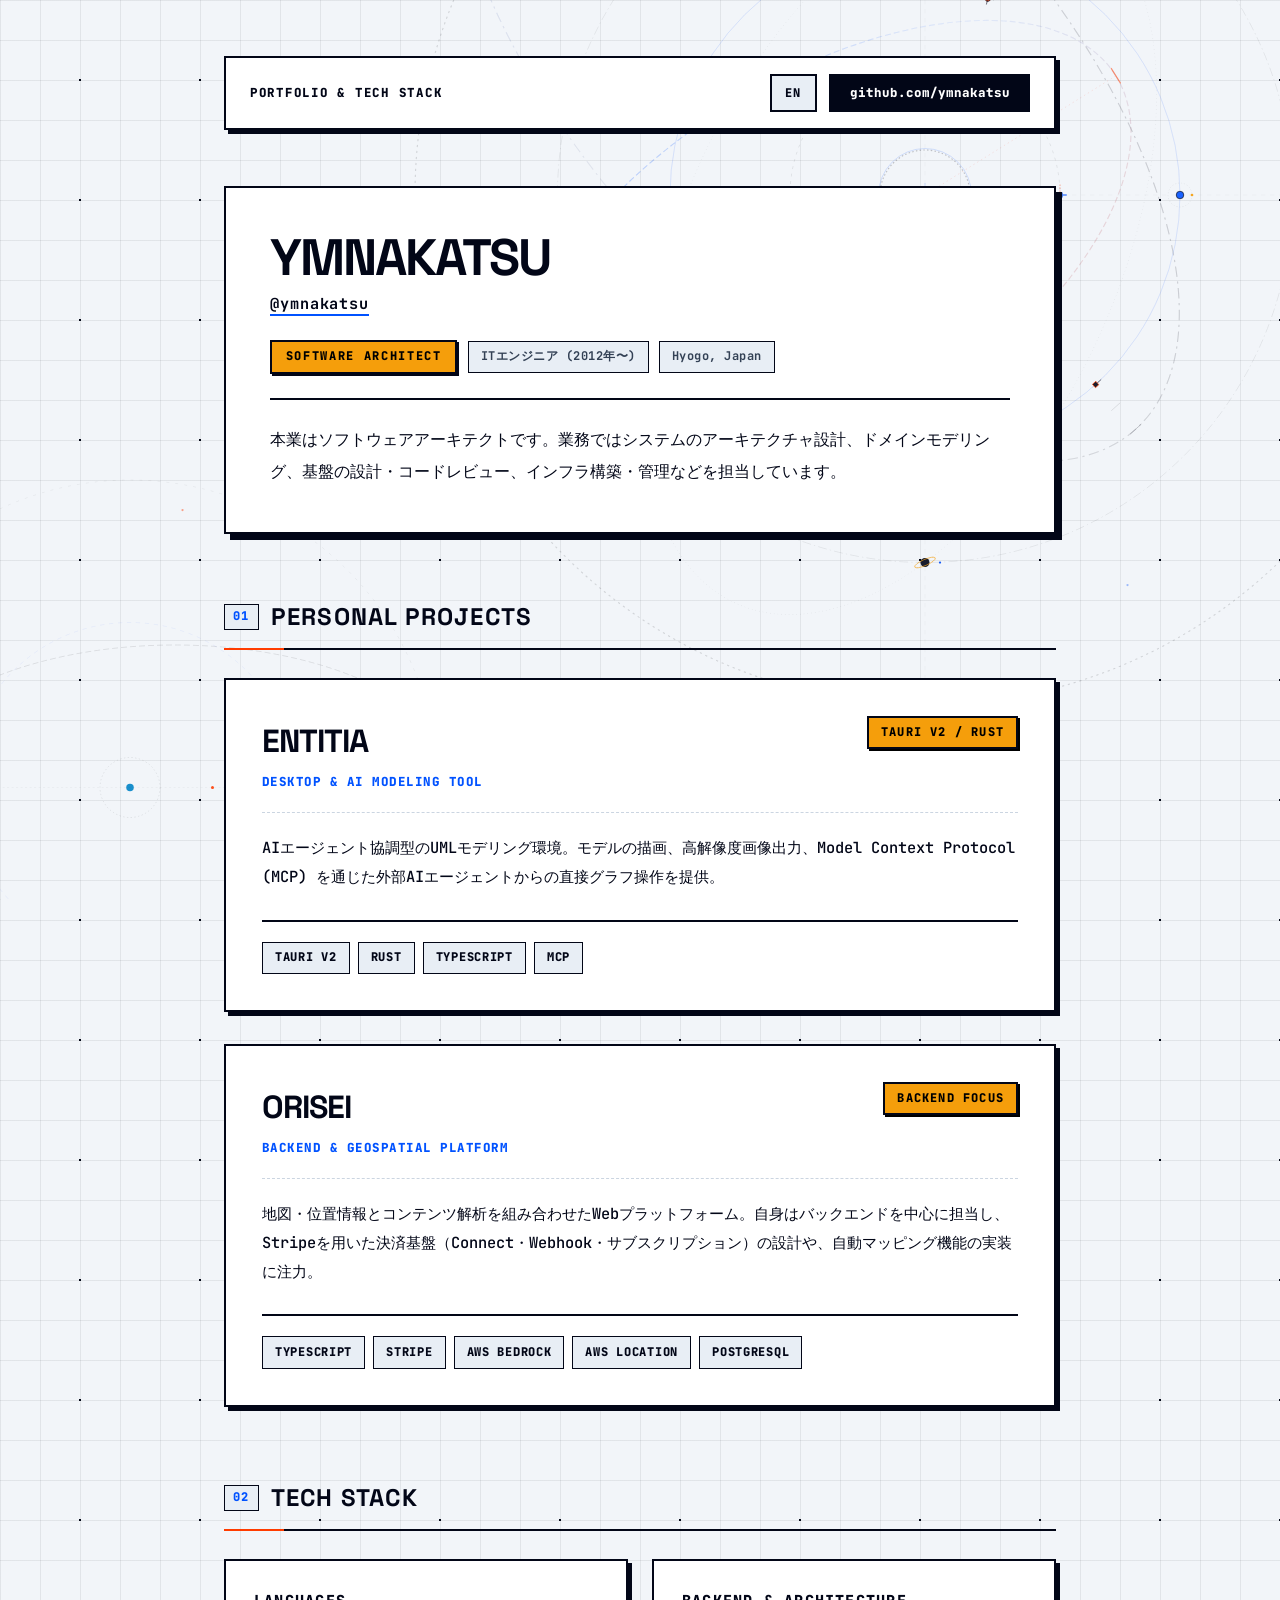
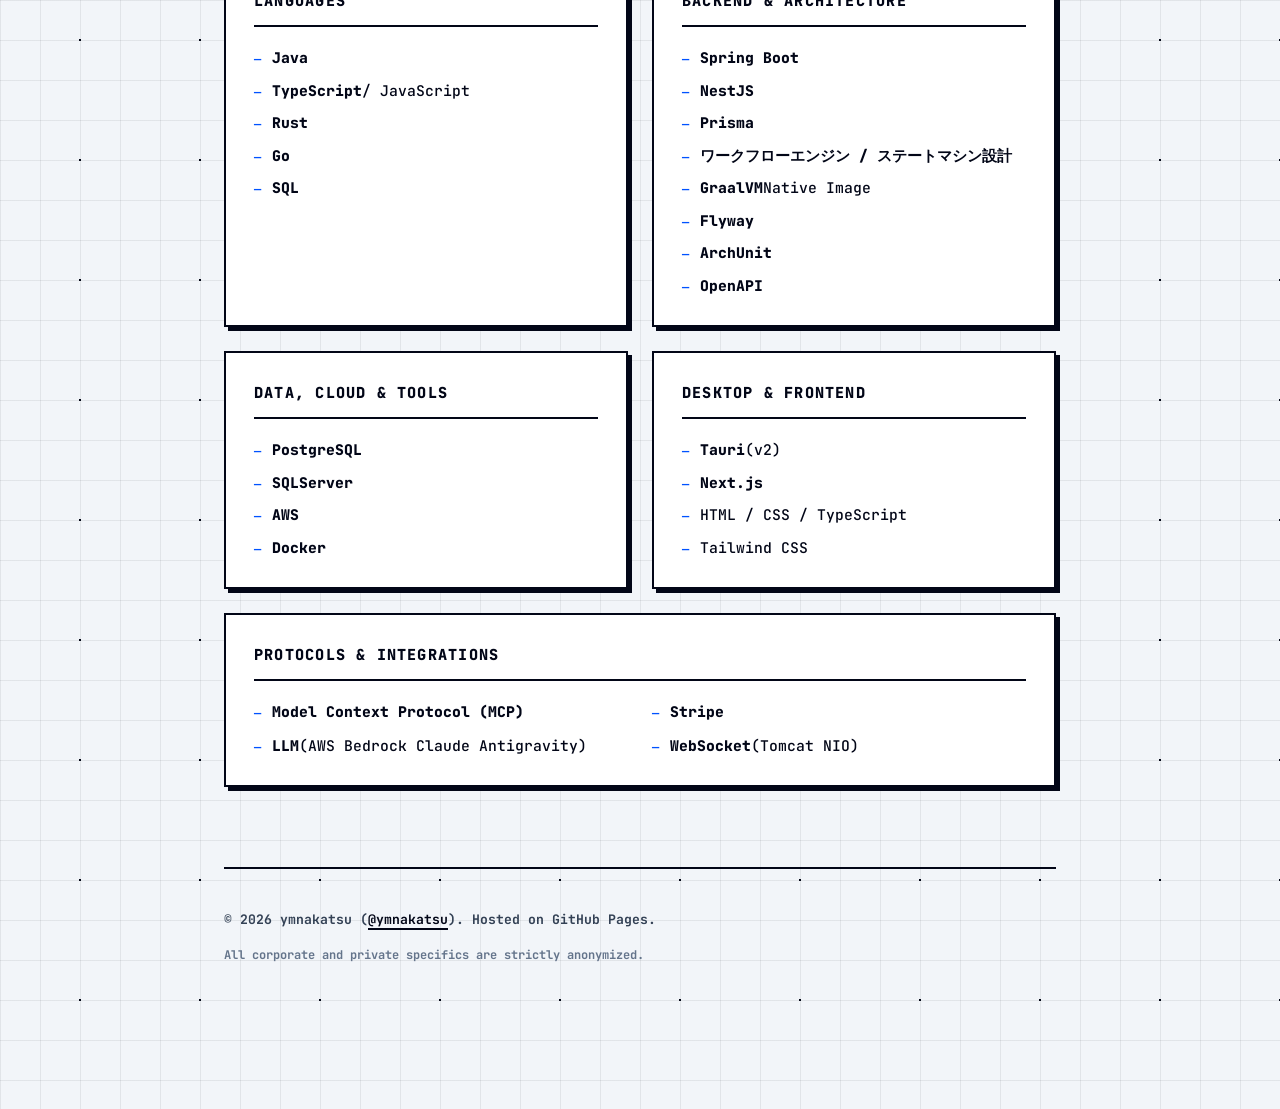
<file: index.html>
<!DOCTYPE html>
<html lang="ja">
<head>
  <meta charset="UTF-8">
  <meta name="viewport" content="width=device-width, initial-scale=1.0">
  <title>ymnakatsu (@ymnakatsu) - Software Architect</title>
  <meta name="description" content="ymnakatsu (@ymnakatsu) の技術ポートフォリオ。ソフトウェアアーキテクトとしての関心領域、個人開発プロダクト、よく使う技術スタックのまとめ。">
  <link rel="icon" href="https://avatars.githubusercontent.com/u/42318484?v=4">
  <link rel="apple-touch-icon" href="https://avatars.githubusercontent.com/u/42318484?v=4">
  <link rel="stylesheet" href="css/style.css">
</head>
<body>
  <!-- Precision Orbital Mechanics & Ephemeris Background Layer -->
  <div class="orbital-system" aria-hidden="true">
    <svg class="orbital-canvas" viewBox="0 0 1600 1200" fill="none" xmlns="http://www.w3.org/2000/svg">
      <defs>
        <!-- Gradients for subtle orbital traces -->
        <linearGradient id="orbGrad1" x1="0%" y1="0%" x2="100%" y2="100%">
          <stop offset="0%" stop-color="#0052ff" stop-opacity="0.35"/>
          <stop offset="50%" stop-color="#0052ff" stop-opacity="0.08"/>
          <stop offset="100%" stop-color="#ff3c00" stop-opacity="0.25"/>
        </linearGradient>
        <linearGradient id="orbGrad2" x1="100%" y1="0%" x2="0%" y2="100%">
          <stop offset="0%" stop-color="#020617" stop-opacity="0.22"/>
          <stop offset="70%" stop-color="#020617" stop-opacity="0.04"/>
          <stop offset="100%" stop-color="#0052ff" stop-opacity="0.18"/>
        </linearGradient>
      </defs>

      <!-- Minimal Quiet Astrometric Star Field (Subtle pinprick dots only) -->
      <g class="stellar-field">
        <circle cx="280" cy="160" r="1.5" fill="#0052ff" fill-opacity="0.5"/>
        <circle cx="680" cy="110" r="1" fill="#020617" fill-opacity="0.3"/>
        <circle cx="190" cy="680" r="1.5" fill="#ff3c00" fill-opacity="0.5"/>
        <circle cx="860" cy="920" r="1.5" fill="#f59e0b" fill-opacity="0.5"/>
        <circle cx="1450" cy="780" r="1.5" fill="#0052ff" fill-opacity="0.4"/>
      </g>

      <!-- Center Planet & Solar Anchor (Off-center top-right for elegant balance) -->
      <g transform="translate(1180, 260)">
        <!-- Planetary Reference Rings & Cardinal Vectors (Static Core) -->
        <circle r="60" stroke="#020617" stroke-width="1.5" stroke-opacity="0.25" stroke-dasharray="2 3"/>
        <circle r="62" stroke="#0052ff" stroke-width="0.75" stroke-opacity="0.3"/>
        
        <!-- Central Primary Focal Star: Minimal Clean Geometry -->
        <circle r="6" fill="#ffffff" stroke="#0052ff" stroke-width="1.5"/>
        <circle r="2" fill="#020617"/>
        <line x1="-16" y1="0" x2="16" y2="0" stroke="#0052ff" stroke-width="0.75" stroke-opacity="0.35"/>
        <line x1="0" y1="-16" x2="0" y2="16" stroke="#0052ff" stroke-width="0.75" stroke-opacity="0.35"/>

        <!-- Cardinal Crosshair Rays -->
        <line x1="-800" y1="0" x2="800" y2="0" stroke="#020617" stroke-width="0.75" stroke-opacity="0.06" stroke-dasharray="6 6"/>
        <line x1="0" y1="-500" x2="0" y2="800" stroke="#020617" stroke-width="0.75" stroke-opacity="0.06" stroke-dasharray="6 6"/>

        <!-- Orbiting Fast LEO Satellite (Autonomous Fast Orbit) -->
        <g class="sat-orbit-leo">
          <g transform="translate(180, 0)">
            <!-- Satellite Chassis & Solar Panels -->
            <rect x="-3" y="-3" width="6" height="6" fill="#020617" stroke="#0052ff" stroke-width="0.75"/>
            <line x1="-9" y1="0" x2="-3" y2="0" stroke="#0052ff" stroke-width="1.5"/>
            <line x1="3" y1="0" x2="9" y2="0" stroke="#0052ff" stroke-width="1.5"/>
            <!-- Direction Vector -->
            <line x1="0" y1="0" x2="0" y2="-14" stroke="#ff3c00" stroke-width="1" stroke-opacity="0.6" stroke-dasharray="2 2"/>
          </g>
        </g>

        <!-- Orbiting Medium Planet with Moon (MEO Orbit) -->
        <g class="planet-orbit-meo">
          <g transform="translate(340, 0)">
            <!-- Terrestrial Planet Body (Clean Minimal Vector) -->
            <circle r="5" fill="#0052ff" stroke="#020617" stroke-width="1"/>
            
            <!-- Moon Sub-Orbit Path -->
            <circle r="16" stroke="#020617" stroke-width="0.5" stroke-opacity="0.15" stroke-dasharray="2 2" fill="none"/>
            
            <!-- Natural Satellite / Moon Orbiting the Planet -->
            <g class="moon-sub-orbit">
              <circle cx="16" cy="0" r="1.8" fill="#f59e0b"/>
            </g>
          </g>
        </g>

        <!-- Orbiting Ringed Gas Giant Planet (Outer Orbit) -->
        <g class="planet-orbit-outer">
          <g transform="translate(0, 490)">
            <!-- Planet Core -->
            <circle r="6" fill="#020617"/>
            <!-- Single Elegant Planetary Ring -->
            <ellipse cx="0" cy="0" rx="15" ry="4" fill="none" stroke="#f59e0b" stroke-width="1" stroke-opacity="0.8" transform="rotate(-24)"/>
            <!-- Outer Shepherd Moon -->
            <circle cx="20" cy="0" r="1.5" fill="#0052ff"/>
          </g>
        </g>

        <!-- Orbiting Large GEO Satellite Platform (Geostationary Ring) -->
        <g class="sat-orbit-geo">
          <g transform="translate(-480, -480)">
            <!-- Large Communication Satellite Platform -->
            <rect x="-4" y="-4" width="8" height="8" fill="#ffffff" stroke="#020617" stroke-width="1.5"/>
            <!-- Solar Array Wings -->
            <rect x="-18" y="-2" width="10" height="4" fill="#0052ff" fill-opacity="0.4" stroke="#020617" stroke-width="0.75"/>
            <rect x="8" y="-2" width="10" height="4" fill="#0052ff" fill-opacity="0.4" stroke="#020617" stroke-width="0.75"/>
            <!-- High-Gain Antenna Dish -->
            <circle cx="0" cy="6" r="3" stroke="#ff3c00" stroke-width="1" fill="none"/>
          </g>
        </g>

        <!-- Rotating Orbital Shells & Kepler Ellipse 1 (Clockwise System Drift) -->
        <g class="orbit-spin-cw">
          <!-- Low Orbit (LEO) Trace -->
          <circle r="180" stroke="#020617" stroke-width="1" stroke-opacity="0.12" stroke-dasharray="4 6"/>
          
          <!-- Medium Orbit (MEO) Trace -->
          <circle r="340" stroke="#0052ff" stroke-width="1.25" stroke-opacity="0.15"/>
          
          <!-- Polar Drift Orbit Trace -->
          <circle r="490" stroke="#020617" stroke-width="1" stroke-opacity="0.1" stroke-dasharray="12 4 2 4"/>

          <!-- Geostationary Ring (GEO) Trace -->
          <circle r="680" stroke="#020617" stroke-width="1.5" stroke-opacity="0.15" stroke-dasharray="3 5"/>

          <!-- Eccentric Keplerian Ellipse 1 (Transfer Orbit) -->
          <g transform="rotate(-32)">
            <ellipse cx="-160" cy="0" rx="460" ry="240" stroke="url(#orbGrad1)" stroke-width="1.5" stroke-dasharray="8 4"/>
            <line x1="-620" y1="0" x2="300" y2="0" stroke="#ff3c00" stroke-width="0.75" stroke-opacity="0.2" stroke-dasharray="2 4"/>
            <line x1="300" y1="-12" x2="300" y2="12" stroke="#ff3c00" stroke-width="1.5" stroke-opacity="0.6"/>
            <line x1="-620" y1="-12" x2="-620" y2="12" stroke="#0052ff" stroke-width="1.5" stroke-opacity="0.6"/>
            
            <!-- Interplanetary Deep Space Probe on Elliptical Path -->
            <g transform="translate(210, -178)">
              <circle r="4" fill="#ff3c00" stroke="#020617" stroke-width="1"/>
              <line x1="-6" y1="-6" x2="6" y2="6" stroke="#020617" stroke-width="0.75"/>
              <line x1="-6" y1="6" x2="6" y2="-6" stroke="#020617" stroke-width="0.75"/>
            </g>
          </g>
        </g>

        <!-- Rotating High-Inclination Orbits (Counter-Clockwise System Drift) -->
        <g class="orbit-spin-ccw">
          <!-- Eccentric Keplerian Ellipse 2 -->
          <g transform="rotate(48)">
            <ellipse cx="-220" cy="0" rx="640" ry="310" stroke="url(#orbGrad2)" stroke-width="1.5" stroke-dasharray="14 6 3 6"/>
            <!-- Secondary Probe Node -->
            <g transform="translate(340, 0)">
              <rect x="-3" y="-3" width="6" height="6" fill="#020617" stroke="#ff3c00" stroke-width="1"/>
              <line x1="0" y1="-3" x2="0" y2="-10" stroke="#020617" stroke-width="0.75"/>
            </g>
            <!-- Orbit Trajectory Ticks -->
            <line x1="420" y1="-10" x2="420" y2="10" stroke="#020617" stroke-width="1" stroke-opacity="0.3"/>
            <line x1="380" y1="-8" x2="380" y2="8" stroke="#020617" stroke-width="0.75" stroke-opacity="0.2"/>
            <line x1="340" y1="-6" x2="340" y2="6" stroke="#020617" stroke-width="0.75" stroke-opacity="0.2"/>
          </g>

          <!-- Secondary Retrograde Counter-Orbit Arc -->
          <g transform="rotate(115)">
            <ellipse cx="80" cy="0" rx="520" ry="290" stroke="#020617" stroke-width="1" stroke-opacity="0.09" stroke-dasharray="1 4"/>
          </g>

          <!-- Radial Angle Graticule Ticks -->
          <g stroke="#020617" stroke-width="1" stroke-opacity="0.2">
            <line x1="680" y1="0" x2="700" y2="0" />
            <line x1="0" y1="680" x2="0" y2="700" />
            <line x1="-680" y1="0" x2="-700" y2="0" />
            <line x1="0" y1="-680" x2="0" y2="-700" />
          </g>
        </g>
      </g>

      <!-- Bottom-Left Secondary Planetary Orbit System -->
      <g transform="translate(120, 1050)">
        <circle r="40" stroke="#020617" stroke-width="1" stroke-opacity="0.12" stroke-dasharray="2 3"/>
        <circle r="5" fill="#0284c7"/>
        <circle r="220" stroke="#0052ff" stroke-width="1" stroke-opacity="0.08" stroke-dasharray="6 6"/>
        <circle r="410" stroke="#020617" stroke-width="1.25" stroke-opacity="0.06" stroke-dasharray="4 8"/>
        
        <!-- Satellite orbiting secondary planet -->
        <g class="moon-sub-orbit-reverse">
          <circle cx="110" cy="0" r="2" fill="#ff3c00"/>
        </g>

        <g class="orbit-spin-slow">
          <ellipse cx="60" cy="0" rx="380" ry="190" stroke="#020617" stroke-width="1.2" stroke-opacity="0.12" stroke-dasharray="8 4"/>
          <line x1="-320" y1="0" x2="440" y2="0" stroke="#020617" stroke-width="0.5" stroke-opacity="0.1" stroke-dasharray="3 3"/>
        </g>
      </g>
    </svg>
  </div>

  <div class="container">
    <!-- Top Navigation / Header -->
    <header class="header">
      <div class="header-left">
        <span class="header-label">Portfolio & Tech Stack</span>
      </div>
      <div class="header-actions">
        <a href="en.html" class="lang-switch" aria-label="Switch to English">EN</a>
        <a href="https://github.com/ymnakatsu" target="_blank" rel="noopener noreferrer" class="github-link" aria-label="GitHub @ymnakatsu">
          github.com/ymnakatsu
        </a>
      </div>
    </header>

    <main>
      <!-- Profile Header Section -->
      <section class="profile-hero">
        <div class="profile-row">
          <div>
            <h1 class="profile-name">ymnakatsu</h1>
            <p class="profile-handle"><a href="https://github.com/ymnakatsu" target="_blank" rel="noopener noreferrer">@ymnakatsu</a></p>
          </div>
        </div>

        <div class="profile-meta">
          <span class="role-badge">Software Architect</span>
          <span class="meta-badge">ITエンジニア (2012年〜)</span>
          <span class="meta-badge">Hyogo, Japan</span>
        </div>
        <p class="bio">
          本業はソフトウェアアーキテクトです。業務ではシステムのアーキテクチャ設計、ドメインモデリング、基盤の設計・コードレビュー、インフラ構築・管理などを担当しています。
        </p>
      </section>

      <!-- Products Section -->
      <section class="section">
        <div class="section-title-wrap">
          <h2 class="section-title"><span class="section-num">01</span>Personal Projects</h2>
        </div>

        <div class="projects-grid">
          <!-- Entitia -->
          <article class="project-card">
            <div class="project-header">
              <div>
                <h3 class="project-name">Entitia</h3>
                <span class="project-type">Desktop & AI Modeling Tool</span>
              </div>
              <span class="pill">Tauri v2 / Rust</span>
            </div>
            <p class="project-desc">
              AIエージェント協調型のUMLモデリング環境。モデルの描画、高解像度画像出力、Model Context Protocol (MCP) を通じた外部AIエージェントからの直接グラフ操作を提供。
            </p>
            <div class="tag-row">
              <span class="tech-tag">Tauri v2</span>
              <span class="tech-tag">Rust</span>
              <span class="tech-tag">TypeScript</span>
              <span class="tech-tag">MCP</span>
            </div>
          </article>

          <!-- Orisei -->
          <article class="project-card">
            <div class="project-header">
              <div>
                <h3 class="project-name">Orisei</h3>
                <span class="project-type">Backend & Geospatial Platform</span>
              </div>
              <span class="pill">Backend Focus</span>
            </div>
            <p class="project-desc">
              地図・位置情報とコンテンツ解析を組み合わせたWebプラットフォーム。自身はバックエンドを中心に担当し、Stripeを用いた決済基盤（Connect・Webhook・サブスクリプション）の設計や、自動マッピング機能の実装に注力。
            </p>
            <div class="tag-row">
              <span class="tech-tag">TypeScript</span>
              <span class="tech-tag">Stripe</span>
              <span class="tech-tag">AWS Bedrock</span>
              <span class="tech-tag">AWS Location</span>
              <span class="tech-tag">PostgreSQL</span>
            </div>
          </article>
        </div>
      </section>

      <!-- Tech Stack Section -->
      <section class="section">
        <div class="section-title-wrap">
          <h2 class="section-title"><span class="section-num">02</span>Tech Stack</h2>
        </div>

        <div class="tech-grid">
          <!-- Languages -->
          <div class="tech-card">
            <div class="tech-card-header">
              <h3>Languages</h3>
            </div>
            <ul>
              <li><strong>Java</strong></li>
              <li><strong>TypeScript</strong> / JavaScript</li>
              <li><strong>Rust</strong></li>
              <li><strong>Go</strong></li>
              <li><strong>SQL</strong></li>
            </ul>
          </div>

          <!-- Backend & Architecture -->
          <div class="tech-card">
            <div class="tech-card-header">
              <h3>Backend & Architecture</h3>
            </div>
            <ul>
              <li><strong>Spring Boot</strong></li>
              <li><strong>NestJS</strong></li>
              <li><strong>Prisma</strong></li>
              <li><strong>ワークフローエンジン / ステートマシン設計</strong></li>
              <li><strong>GraalVM</strong> Native Image</li>
              <li><strong>Flyway</strong></li>
              <li><strong>ArchUnit</strong></li>
              <li><strong>OpenAPI</strong></li>
            </ul>
          </div>

          <!-- Data, Cloud & Tools -->
          <div class="tech-card">
            <div class="tech-card-header">
              <h3>Data, Cloud & Tools</h3>
            </div>
            <ul>
              <li><strong>PostgreSQL</strong></li>
              <li><strong>SQLServer</strong></li>
              <li><strong>AWS</strong></li>
              <li><strong>Docker</strong></li>
            </ul>
          </div>

          <!-- Desktop & Frontend -->
          <div class="tech-card">
            <div class="tech-card-header">
              <h3>Desktop & Frontend</h3>
            </div>
            <ul>
              <li><strong>Tauri</strong> <span class="sub">(v2)</span></li>
              <li><strong>Next.js</strong></li>
              <li>HTML / CSS / TypeScript</li>
              <li>Tailwind CSS</li>
            </ul>
          </div>

          <!-- Protocols & Integrations -->
          <div class="tech-card span-full">
            <div class="tech-card-header">
              <h3>Protocols & Integrations</h3>
            </div>
            <ul class="columns-2">
              <li><strong>Model Context Protocol (MCP)</strong></li>
              <li><strong>Stripe</strong></li>
              <li><strong>LLM</strong> (AWS Bedrock Claude Antigravity)</li>
              <li><strong>WebSocket</strong> (Tomcat NIO)</li>
            </ul>
          </div>
        </div>
      </section>
    </main>

    <!-- Clean Footer -->
    <footer class="footer">
      <div class="footer-content">
        <p>© 2026 ymnakatsu (<a href="https://github.com/ymnakatsu" target="_blank" rel="noopener noreferrer">@ymnakatsu</a>). Hosted on GitHub Pages.</p>
        <p class="footer-note">All corporate and private specifics are strictly anonymized.</p>
      </div>
    </footer>
  </div>
</body>
</html>
</file>
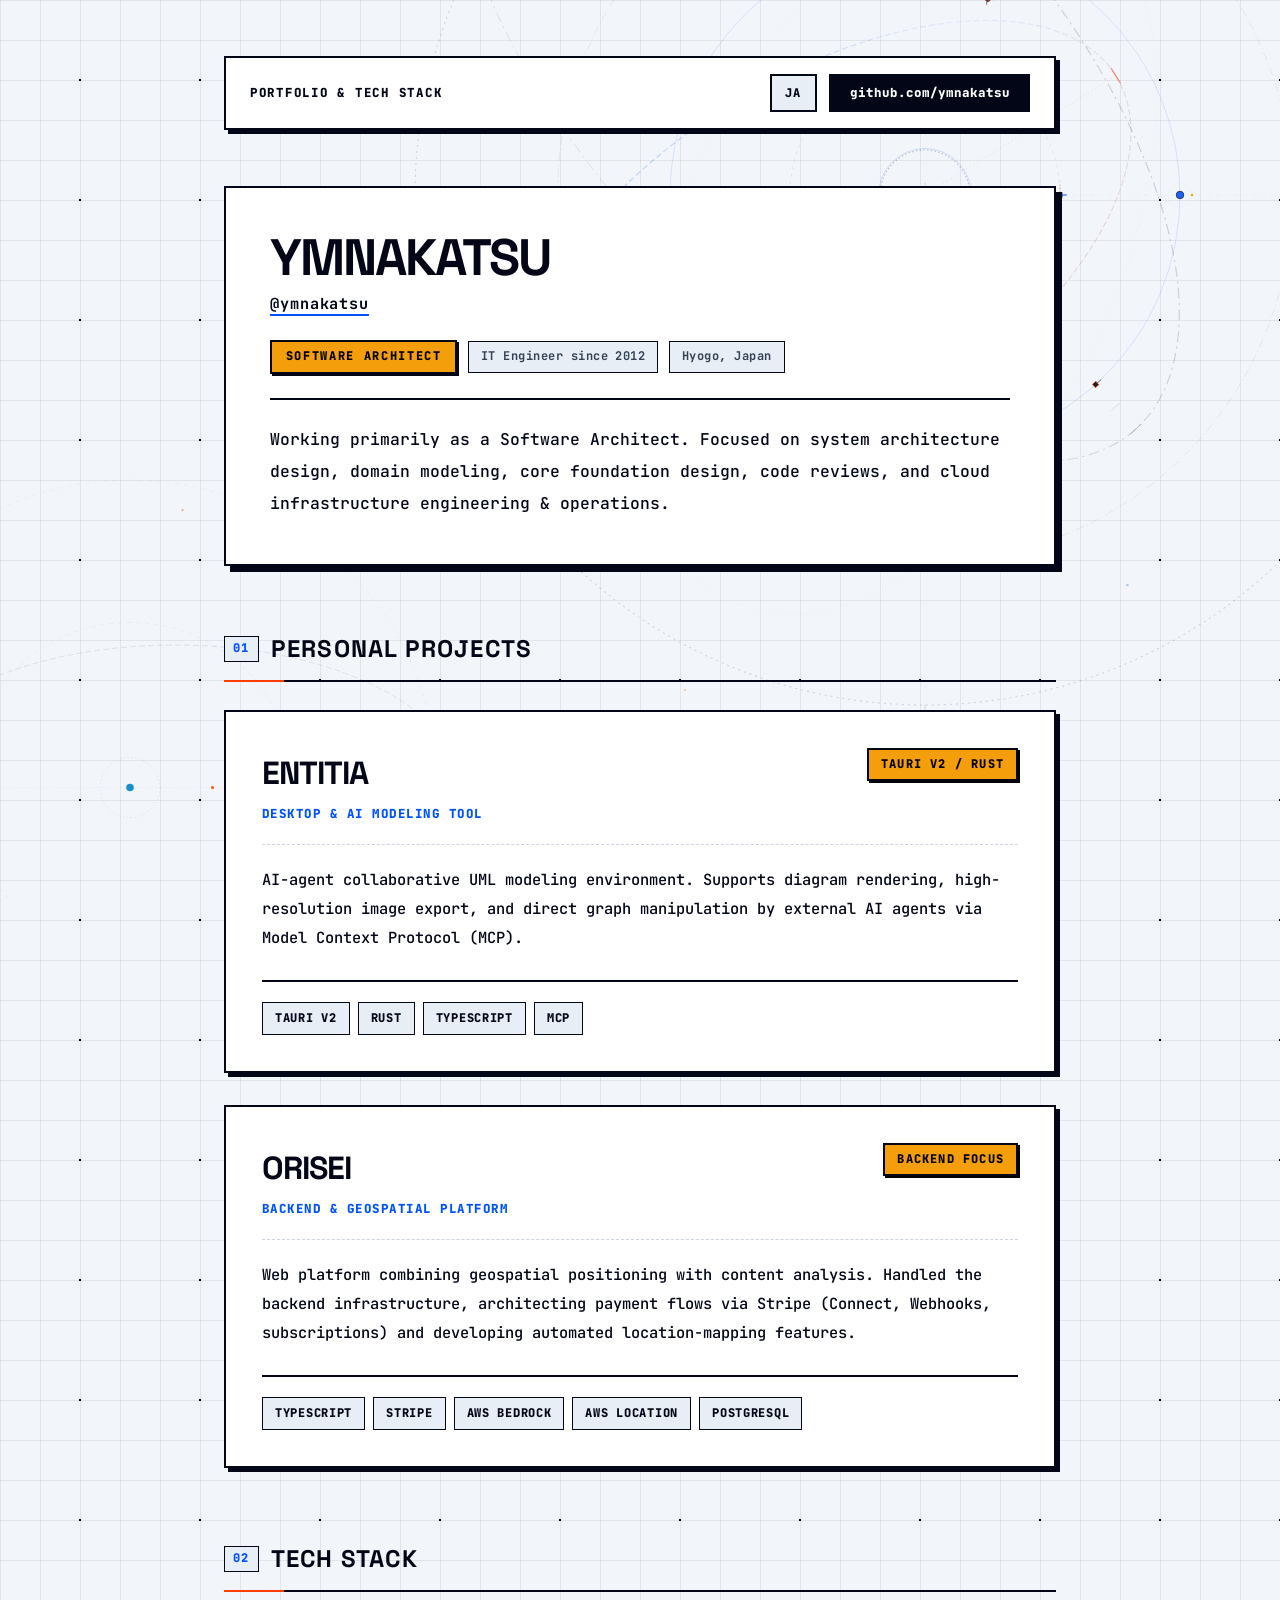
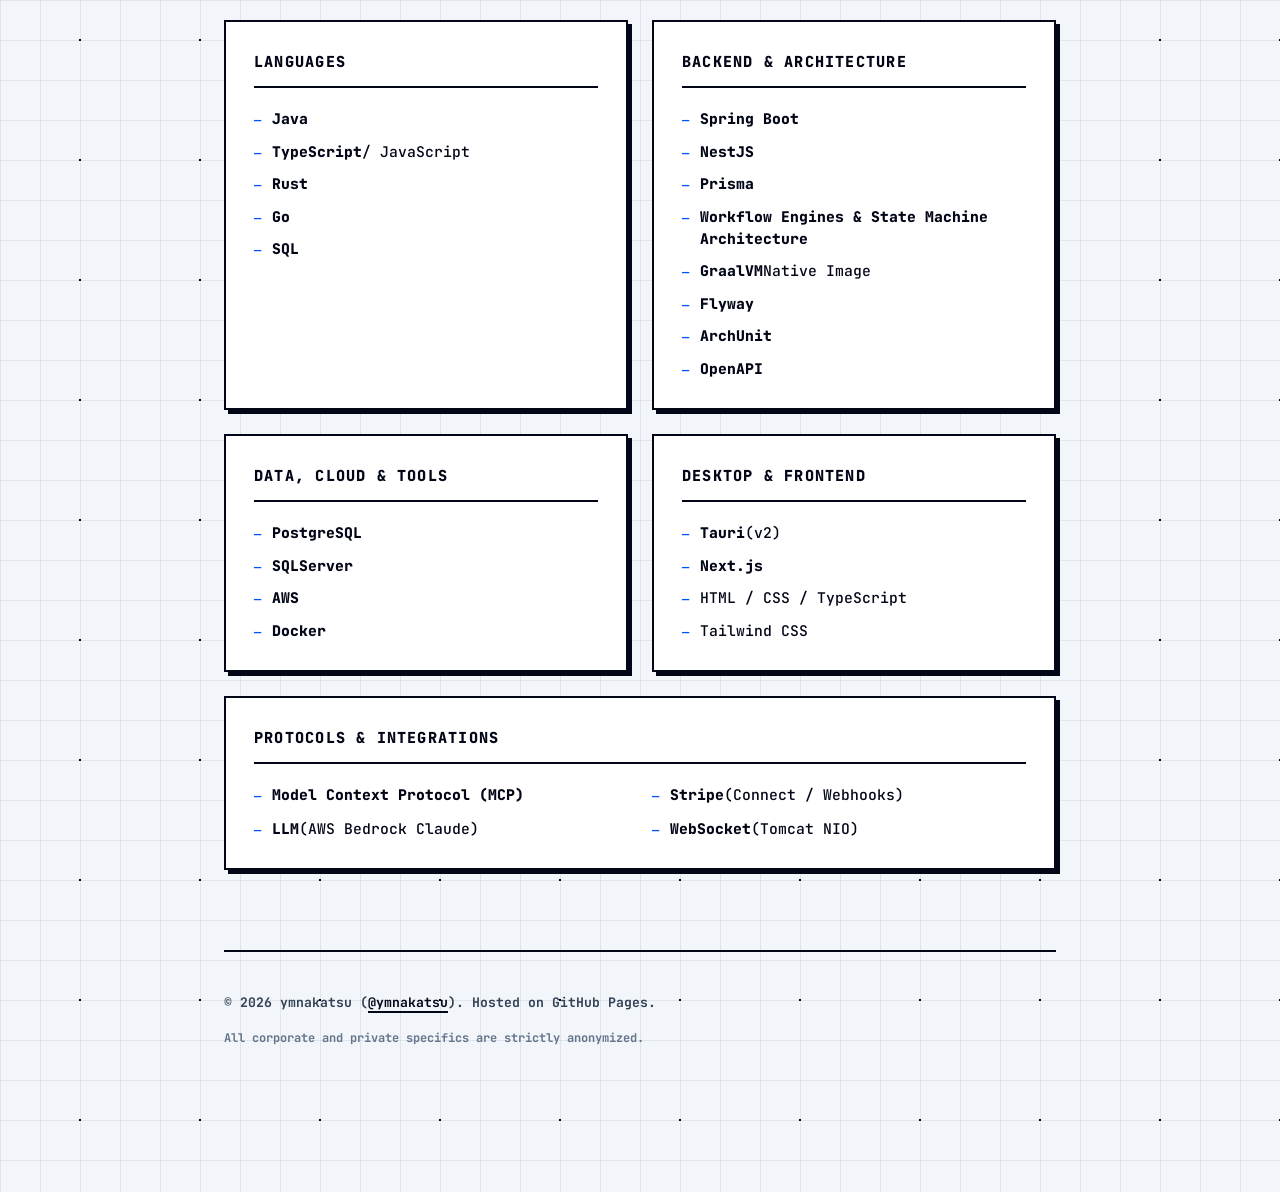
<file: en.html>
<!DOCTYPE html>
<html lang="en">
<head>
  <meta charset="UTF-8">
  <meta name="viewport" content="width=device-width, initial-scale=1.0">
  <title>ymnakatsu (@ymnakatsu) - Software Architect</title>
  <meta name="description" content="Technical portfolio and architecture interests of ymnakatsu (@ymnakatsu), Software Architect. Projects, tech stack, and systems engineering.">
  <link rel="icon" href="https://avatars.githubusercontent.com/u/42318484?v=4">
  <link rel="apple-touch-icon" href="https://avatars.githubusercontent.com/u/42318484?v=4">
  <link rel="stylesheet" href="css/style.css">
</head>
<body>
  <!-- Precision Orbital Mechanics & Ephemeris Background Layer -->
  <div class="orbital-system" aria-hidden="true">
    <svg class="orbital-canvas" viewBox="0 0 1600 1200" fill="none" xmlns="http://www.w3.org/2000/svg">
      <defs>
        <!-- Gradients for subtle orbital traces -->
        <linearGradient id="orbGrad1" x1="0%" y1="0%" x2="100%" y2="100%">
          <stop offset="0%" stop-color="#0052ff" stop-opacity="0.35"/>
          <stop offset="50%" stop-color="#0052ff" stop-opacity="0.08"/>
          <stop offset="100%" stop-color="#ff3c00" stop-opacity="0.25"/>
        </linearGradient>
        <linearGradient id="orbGrad2" x1="100%" y1="0%" x2="0%" y2="100%">
          <stop offset="0%" stop-color="#020617" stop-opacity="0.22"/>
          <stop offset="70%" stop-color="#020617" stop-opacity="0.04"/>
          <stop offset="100%" stop-color="#0052ff" stop-opacity="0.18"/>
        </linearGradient>
      </defs>

      <!-- Minimal Quiet Astrometric Star Field (Subtle pinprick dots only) -->
      <g class="stellar-field">
        <circle cx="280" cy="160" r="1.5" fill="#0052ff" fill-opacity="0.5"/>
        <circle cx="680" cy="110" r="1" fill="#020617" fill-opacity="0.3"/>
        <circle cx="190" cy="680" r="1.5" fill="#ff3c00" fill-opacity="0.5"/>
        <circle cx="860" cy="920" r="1.5" fill="#f59e0b" fill-opacity="0.5"/>
        <circle cx="1450" cy="780" r="1.5" fill="#0052ff" fill-opacity="0.4"/>
      </g>

      <!-- Center Planet & Solar Anchor (Off-center top-right for elegant balance) -->
      <g transform="translate(1180, 260)">
        <!-- Planetary Reference Rings & Cardinal Vectors (Static Core) -->
        <circle r="60" stroke="#020617" stroke-width="1.5" stroke-opacity="0.25" stroke-dasharray="2 3"/>
        <circle r="62" stroke="#0052ff" stroke-width="0.75" stroke-opacity="0.3"/>
        
        <!-- Central Primary Focal Star: Minimal Clean Geometry -->
        <circle r="6" fill="#ffffff" stroke="#0052ff" stroke-width="1.5"/>
        <circle r="2" fill="#020617"/>
        <line x1="-16" y1="0" x2="16" y2="0" stroke="#0052ff" stroke-width="0.75" stroke-opacity="0.35"/>
        <line x1="0" y1="-16" x2="0" y2="16" stroke="#0052ff" stroke-width="0.75" stroke-opacity="0.35"/>

        <!-- Cardinal Crosshair Rays -->
        <line x1="-800" y1="0" x2="800" y2="0" stroke="#020617" stroke-width="0.75" stroke-opacity="0.06" stroke-dasharray="6 6"/>
        <line x1="0" y1="-500" x2="0" y2="800" stroke="#020617" stroke-width="0.75" stroke-opacity="0.06" stroke-dasharray="6 6"/>

        <!-- Orbiting Fast LEO Satellite (Autonomous Fast Orbit) -->
        <g class="sat-orbit-leo">
          <g transform="translate(180, 0)">
            <!-- Satellite Chassis & Solar Panels -->
            <rect x="-3" y="-3" width="6" height="6" fill="#020617" stroke="#0052ff" stroke-width="0.75"/>
            <line x1="-9" y1="0" x2="-3" y2="0" stroke="#0052ff" stroke-width="1.5"/>
            <line x1="3" y1="0" x2="9" y2="0" stroke="#0052ff" stroke-width="1.5"/>
            <!-- Direction Vector -->
            <line x1="0" y1="0" x2="0" y2="-14" stroke="#ff3c00" stroke-width="1" stroke-opacity="0.6" stroke-dasharray="2 2"/>
          </g>
        </g>

        <!-- Orbiting Medium Planet with Moon (MEO Orbit) -->
        <g class="planet-orbit-meo">
          <g transform="translate(340, 0)">
            <!-- Terrestrial Planet Body (Clean Minimal Vector) -->
            <circle r="5" fill="#0052ff" stroke="#020617" stroke-width="1"/>
            
            <!-- Moon Sub-Orbit Path -->
            <circle r="16" stroke="#020617" stroke-width="0.5" stroke-opacity="0.15" stroke-dasharray="2 2" fill="none"/>
            
            <!-- Natural Satellite / Moon Orbiting the Planet -->
            <g class="moon-sub-orbit">
              <circle cx="16" cy="0" r="1.8" fill="#f59e0b"/>
            </g>
          </g>
        </g>

        <!-- Orbiting Ringed Gas Giant Planet (Outer Orbit) -->
        <g class="planet-orbit-outer">
          <g transform="translate(0, 490)">
            <!-- Planet Core -->
            <circle r="6" fill="#020617"/>
            <!-- Single Elegant Planetary Ring -->
            <ellipse cx="0" cy="0" rx="15" ry="4" fill="none" stroke="#f59e0b" stroke-width="1" stroke-opacity="0.8" transform="rotate(-24)"/>
            <!-- Outer Shepherd Moon -->
            <circle cx="20" cy="0" r="1.5" fill="#0052ff"/>
          </g>
        </g>

        <!-- Orbiting Large GEO Satellite Platform (Geostationary Ring) -->
        <g class="sat-orbit-geo">
          <g transform="translate(-480, -480)">
            <!-- Large Communication Satellite Platform -->
            <rect x="-4" y="-4" width="8" height="8" fill="#ffffff" stroke="#020617" stroke-width="1.5"/>
            <!-- Solar Array Wings -->
            <rect x="-18" y="-2" width="10" height="4" fill="#0052ff" fill-opacity="0.4" stroke="#020617" stroke-width="0.75"/>
            <rect x="8" y="-2" width="10" height="4" fill="#0052ff" fill-opacity="0.4" stroke="#020617" stroke-width="0.75"/>
            <!-- High-Gain Antenna Dish -->
            <circle cx="0" cy="6" r="3" stroke="#ff3c00" stroke-width="1" fill="none"/>
          </g>
        </g>

        <!-- Rotating Orbital Shells & Kepler Ellipse 1 (Clockwise System Drift) -->
        <g class="orbit-spin-cw">
          <!-- Low Orbit (LEO) Trace -->
          <circle r="180" stroke="#020617" stroke-width="1" stroke-opacity="0.12" stroke-dasharray="4 6"/>
          
          <!-- Medium Orbit (MEO) Trace -->
          <circle r="340" stroke="#0052ff" stroke-width="1.25" stroke-opacity="0.15"/>
          
          <!-- Polar Drift Orbit Trace -->
          <circle r="490" stroke="#020617" stroke-width="1" stroke-opacity="0.1" stroke-dasharray="12 4 2 4"/>

          <!-- Geostationary Ring (GEO) Trace -->
          <circle r="680" stroke="#020617" stroke-width="1.5" stroke-opacity="0.15" stroke-dasharray="3 5"/>

          <!-- Eccentric Keplerian Ellipse 1 (Transfer Orbit) -->
          <g transform="rotate(-32)">
            <ellipse cx="-160" cy="0" rx="460" ry="240" stroke="url(#orbGrad1)" stroke-width="1.5" stroke-dasharray="8 4"/>
            <line x1="-620" y1="0" x2="300" y2="0" stroke="#ff3c00" stroke-width="0.75" stroke-opacity="0.2" stroke-dasharray="2 4"/>
            <line x1="300" y1="-12" x2="300" y2="12" stroke="#ff3c00" stroke-width="1.5" stroke-opacity="0.6"/>
            <line x1="-620" y1="-12" x2="-620" y2="12" stroke="#0052ff" stroke-width="1.5" stroke-opacity="0.6"/>
            
            <!-- Interplanetary Deep Space Probe on Elliptical Path -->
            <g transform="translate(210, -178)">
              <circle r="4" fill="#ff3c00" stroke="#020617" stroke-width="1"/>
              <line x1="-6" y1="-6" x2="6" y2="6" stroke="#020617" stroke-width="0.75"/>
              <line x1="-6" y1="6" x2="6" y2="-6" stroke="#020617" stroke-width="0.75"/>
            </g>
          </g>
        </g>

        <!-- Rotating High-Inclination Orbits (Counter-Clockwise System Drift) -->
        <g class="orbit-spin-ccw">
          <!-- Eccentric Keplerian Ellipse 2 -->
          <g transform="rotate(48)">
            <ellipse cx="-220" cy="0" rx="640" ry="310" stroke="url(#orbGrad2)" stroke-width="1.5" stroke-dasharray="14 6 3 6"/>
            <!-- Secondary Probe Node -->
            <g transform="translate(340, 0)">
              <rect x="-3" y="-3" width="6" height="6" fill="#020617" stroke="#ff3c00" stroke-width="1"/>
              <line x1="0" y1="-3" x2="0" y2="-10" stroke="#020617" stroke-width="0.75"/>
            </g>
            <!-- Orbit Trajectory Ticks -->
            <line x1="420" y1="-10" x2="420" y2="10" stroke="#020617" stroke-width="1" stroke-opacity="0.3"/>
            <line x1="380" y1="-8" x2="380" y2="8" stroke="#020617" stroke-width="0.75" stroke-opacity="0.2"/>
            <line x1="340" y1="-6" x2="340" y2="6" stroke="#020617" stroke-width="0.75" stroke-opacity="0.2"/>
          </g>

          <!-- Secondary Retrograde Counter-Orbit Arc -->
          <g transform="rotate(115)">
            <ellipse cx="80" cy="0" rx="520" ry="290" stroke="#020617" stroke-width="1" stroke-opacity="0.09" stroke-dasharray="1 4"/>
          </g>

          <!-- Radial Angle Graticule Ticks -->
          <g stroke="#020617" stroke-width="1" stroke-opacity="0.2">
            <line x1="680" y1="0" x2="700" y2="0" />
            <line x1="0" y1="680" x2="0" y2="700" />
            <line x1="-680" y1="0" x2="-700" y2="0" />
            <line x1="0" y1="-680" x2="0" y2="-700" />
          </g>
        </g>
      </g>

      <!-- Bottom-Left Secondary Planetary Orbit System -->
      <g transform="translate(120, 1050)">
        <circle r="40" stroke="#020617" stroke-width="1" stroke-opacity="0.12" stroke-dasharray="2 3"/>
        <circle r="5" fill="#0284c7"/>
        <circle r="220" stroke="#0052ff" stroke-width="1" stroke-opacity="0.08" stroke-dasharray="6 6"/>
        <circle r="410" stroke="#020617" stroke-width="1.25" stroke-opacity="0.06" stroke-dasharray="4 8"/>
        
        <!-- Satellite orbiting secondary planet -->
        <g class="moon-sub-orbit-reverse">
          <circle cx="110" cy="0" r="2" fill="#ff3c00"/>
        </g>

        <g class="orbit-spin-slow">
          <ellipse cx="60" cy="0" rx="380" ry="190" stroke="#020617" stroke-width="1.2" stroke-opacity="0.12" stroke-dasharray="8 4"/>
          <line x1="-320" y1="0" x2="440" y2="0" stroke="#020617" stroke-width="0.5" stroke-opacity="0.1" stroke-dasharray="3 3"/>
        </g>
      </g>
    </svg>
  </div>

  <div class="container">
    <!-- Top Navigation / Header -->
    <header class="header">
      <div class="header-left">
        <span class="header-label">Portfolio & Tech Stack</span>
      </div>
      <div class="header-actions">
        <a href="index.html" class="lang-switch" aria-label="Switch to Japanese">JA</a>
        <a href="https://github.com/ymnakatsu" target="_blank" rel="noopener noreferrer" class="github-link" aria-label="GitHub @ymnakatsu">
          github.com/ymnakatsu
        </a>
      </div>
    </header>

    <main>
      <!-- Profile Header Section -->
      <section class="profile-hero">
        <div class="profile-row">
          <div>
            <h1 class="profile-name">ymnakatsu</h1>
            <p class="profile-handle"><a href="https://github.com/ymnakatsu" target="_blank" rel="noopener noreferrer">@ymnakatsu</a></p>
          </div>
        </div>

        <div class="profile-meta">
          <span class="role-badge">Software Architect</span>
          <span class="meta-badge">IT Engineer since 2012</span>
          <span class="meta-badge">Hyogo, Japan</span>
        </div>
        <p class="bio">
          Working primarily as a Software Architect. Focused on system architecture design, domain modeling, core foundation design, code reviews, and cloud infrastructure engineering & operations.
        </p>
      </section>

      <!-- Products Section -->
      <section class="section">
        <div class="section-title-wrap">
          <h2 class="section-title"><span class="section-num">01</span>Personal Projects</h2>
        </div>

        <div class="projects-grid">
          <!-- Entitia -->
          <article class="project-card">
            <div class="project-header">
              <div>
                <h3 class="project-name">Entitia</h3>
                <span class="project-type">Desktop & AI Modeling Tool</span>
              </div>
              <span class="pill">Tauri v2 / Rust</span>
            </div>
            <p class="project-desc">
              AI-agent collaborative UML modeling environment. Supports diagram rendering, high-resolution image export, and direct graph manipulation by external AI agents via Model Context Protocol (MCP).
            </p>
            <div class="tag-row">
              <span class="tech-tag">Tauri v2</span>
              <span class="tech-tag">Rust</span>
              <span class="tech-tag">TypeScript</span>
              <span class="tech-tag">MCP</span>
            </div>
          </article>

          <!-- Orisei -->
          <article class="project-card">
            <div class="project-header">
              <div>
                <h3 class="project-name">Orisei</h3>
                <span class="project-type">Backend & Geospatial Platform</span>
              </div>
              <span class="pill">Backend Focus</span>
            </div>
            <p class="project-desc">
              Web platform combining geospatial positioning with content analysis. Handled the backend infrastructure, architecting payment flows via Stripe (Connect, Webhooks, subscriptions) and developing automated location-mapping features.
            </p>
            <div class="tag-row">
              <span class="tech-tag">TypeScript</span>
              <span class="tech-tag">Stripe</span>
              <span class="tech-tag">AWS Bedrock</span>
              <span class="tech-tag">AWS Location</span>
              <span class="tech-tag">PostgreSQL</span>
            </div>
          </article>
        </div>
      </section>

      <!-- Tech Stack Section -->
      <section class="section">
        <div class="section-title-wrap">
          <h2 class="section-title"><span class="section-num">02</span>Tech Stack</h2>
        </div>

        <div class="tech-grid">
          <!-- Languages -->
          <div class="tech-card">
            <div class="tech-card-header">
              <h3>Languages</h3>
            </div>
            <ul>
              <li><strong>Java</strong></li>
              <li><strong>TypeScript</strong> / JavaScript</li>
              <li><strong>Rust</strong></li>
              <li><strong>Go</strong></li>
              <li><strong>SQL</strong></li>
            </ul>
          </div>

          <!-- Backend & Architecture -->
          <div class="tech-card">
            <div class="tech-card-header">
              <h3>Backend & Architecture</h3>
            </div>
            <ul>
              <li><strong>Spring Boot</strong></li>
              <li><strong>NestJS</strong></li>
              <li><strong>Prisma</strong></li>
              <li><strong>Workflow Engines & State Machine Architecture</strong></li>
              <li><strong>GraalVM</strong> Native Image</li>
              <li><strong>Flyway</strong></li>
              <li><strong>ArchUnit</strong></li>
              <li><strong>OpenAPI</strong></li>
            </ul>
          </div>

          <!-- Data, Cloud & Tools -->
          <div class="tech-card">
            <div class="tech-card-header">
              <h3>Data, Cloud & Tools</h3>
            </div>
            <ul>
              <li><strong>PostgreSQL</strong></li>
              <li><strong>SQLServer</strong></li>
              <li><strong>AWS</strong></li>
              <li><strong>Docker</strong></li>
            </ul>
          </div>

          <!-- Desktop & Frontend -->
          <div class="tech-card">
            <div class="tech-card-header">
              <h3>Desktop & Frontend</h3>
            </div>
            <ul>
              <li><strong>Tauri</strong> <span class="sub">(v2)</span></li>
              <li><strong>Next.js</strong></li>
              <li>HTML / CSS / TypeScript</li>
              <li>Tailwind CSS</li>
            </ul>
          </div>

          <!-- Protocols & Integrations -->
          <div class="tech-card span-full">
            <div class="tech-card-header">
              <h3>Protocols & Integrations</h3>
            </div>
            <ul class="columns-2">
              <li><strong>Model Context Protocol (MCP)</strong></li>
              <li><strong>Stripe</strong> (Connect / Webhooks)</li>
              <li><strong>LLM</strong> (AWS Bedrock Claude)</li>
              <li><strong>WebSocket</strong> (Tomcat NIO)</li>
            </ul>
          </div>
        </div>
      </section>
    </main>

    <!-- Clean Footer -->
    <footer class="footer">
      <div class="footer-content">
        <p>© 2026 ymnakatsu (<a href="https://github.com/ymnakatsu" target="_blank" rel="noopener noreferrer">@ymnakatsu</a>). Hosted on GitHub Pages.</p>
        <p class="footer-note">All corporate and private specifics are strictly anonymized.</p>
      </div>
    </footer>
  </div>
</body>
</html>
</file>
<file: css/style.css>
/* ==========================================================================
   ymnakatsu (@ymnakatsu) - Astrodynamics & Space Telemetry Specification
   Light Mode Cosmic Orbit System / Minimal Industrial Flight Deck
   ========================================================================== */

@import url('https://fonts.googleapis.com/css2?family=JetBrains+Mono:wght@400;500;700;800&family=Space+Grotesk:wght@500;700;800&display=swap');

:root {
  --bg: #f2f5f9;
  --bg-surface: #ffffff;
  --bg-surface-elevated: #e8eef5;
  
  --border-strong: #020617;
  --border-subtle: #cbd5e1;
  --border-space: rgba(2, 6, 23, 0.07);
  
  --text: #020617;
  --text-muted: #334155;
  --text-dim: #64748b;
  
  /* Space Trajectory Accents */
  --space-orange: #ff3c00;     /* Rocket Propulsion Safety Orange */
  --space-blue: #0052ff;       /* Orbital Trajectory Vector Blue */
  --space-solar: #f59e0b;      /* Photovoltaic Solar Array Gold */
  --space-cyan: #0284c7;       /* Ion Stream Cyan */
  
  --font-display: "Space Grotesk", -apple-system, BlinkMacSystemFont, sans-serif;
  --font-mono: "JetBrains Mono", "SF Mono", Menlo, Consolas, monospace;
  
  --shadow-hard: 4px 4px 0px #020617;
  --shadow-hard-lg: 6px 6px 0px #020617;
  
  --radius: 0px !important;
}

* {
  box-sizing: border-box;
  margin: 0;
  padding: 0;
  border-radius: 0 !important;
}

body {
  font-family: var(--font-mono);
  background-color: var(--bg);
  color: var(--text);
  line-height: 1.6;
  -webkit-font-smoothing: antialiased;
  min-height: 100vh;
  position: relative;
  overflow-x: hidden;
  
  /* Celestial Navigation Graticule & Subtle Star Dots */
  background-image: 
    linear-gradient(to right, var(--border-space) 1px, transparent 1px),
    linear-gradient(to bottom, var(--border-space) 1px, transparent 1px),
    radial-gradient(#020617 1px, transparent 1px);
  background-size: 40px 40px, 40px 40px, 120px 120px;
  background-position: 0 0, 0 0, 20px 20px;
}

/* ==========================================================================
   Full-Viewport Precision Orbital Mechanics System (SVG Canvas)
   ========================================================================== */
.orbital-system {
  position: fixed;
  inset: 0;
  width: 100vw;
  height: 100vh;
  pointer-events: none;
  z-index: 0;
  overflow: hidden;
}

.orbital-canvas {
  width: 100%;
  height: 100%;
  object-fit: cover;
  opacity: 0.9;
}

/* Smooth, On-Axis Orbital Rotations (Centered on Planetary Focal Core) */
.orbit-spin-cw {
  transform-origin: 0 0;
  animation: orbitRotateCW 90s linear infinite;
}

.orbit-spin-ccw {
  transform-origin: 0 0;
  animation: orbitRotateCCW 140s linear infinite;
}

.orbit-spin-slow {
  transform-origin: 0 0;
  animation: orbitRotateCW 180s linear infinite;
}

/* Specific Celestial Body & Satellite Orbital Revolutions */
.sat-orbit-leo {
  transform-origin: 0 0;
  animation: orbitRotateCW 22s linear infinite;
}

.planet-orbit-meo {
  transform-origin: 0 0;
  animation: orbitRotateCCW 65s linear infinite;
}

.moon-sub-orbit {
  transform-origin: 0 0;
  animation: orbitRotateCW 9s linear infinite;
}

.planet-orbit-outer {
  transform-origin: 0 0;
  animation: orbitRotateCW 140s linear infinite;
}

.sat-orbit-geo {
  transform-origin: 0 0;
  animation: orbitRotateCCW 100s linear infinite;
}

.moon-sub-orbit-reverse {
  transform-origin: 0 0;
  animation: orbitRotateCCW 35s linear infinite;
}



@keyframes orbitRotateCW {
  from {
    transform: rotate(0deg);
  }
  to {
    transform: rotate(360deg);
  }
}

@keyframes orbitRotateCCW {
  from {
    transform: rotate(0deg);
  }
  to {
    transform: rotate(-360deg);
  }
}

a {
  color: var(--text);
  text-decoration: none;
  border-bottom: 2px solid var(--space-orange);
  transition: all 0.1s ease;
  font-weight: 700;
}

a:hover {
  background-color: var(--space-orange);
  color: #ffffff;
  border-bottom-color: var(--space-orange);
}

.container {
  max-width: 880px;
  margin: 0 auto;
  padding: 3.5rem 1.5rem 6.5rem;
  position: relative;
  z-index: 1;
}

/* ==========================================================================
   Top Navigation / System Header
   ========================================================================== */
.header {
  display: flex;
  justify-content: space-between;
  align-items: center;
  padding: 1rem 1.5rem;
  margin-bottom: 3.5rem;
  background: var(--bg-surface);
  border: 2px solid var(--border-strong);
  box-shadow: var(--shadow-hard);
  position: relative;
}

.header-left {
  display: flex;
  align-items: center;
  gap: 1rem;
}

.header-label {
  font-size: 0.78rem;
  font-weight: 800;
  text-transform: uppercase;
  letter-spacing: 0.14em;
  color: var(--text);
}

.header-actions {
  display: flex;
  align-items: center;
  gap: 0.75rem;
}

.lang-switch {
  display: inline-flex;
  align-items: center;
  justify-content: center;
  background: var(--bg-surface-elevated);
  color: var(--text);
  border: 2px solid var(--border-strong);
  padding: 0.45rem 0.85rem;
  font-family: var(--font-mono);
  font-size: 0.75rem;
  font-weight: 800;
  letter-spacing: 0.1em;
  transition: all 0.1s ease;
  border-bottom: 2px solid var(--border-strong) !important;
}

.lang-switch:hover {
  background: var(--space-orange);
  color: #ffffff;
  border-color: var(--border-strong);
  transform: translate(1px, 1px);
}

.github-link {
  display: inline-block;
  background: var(--border-strong);
  color: #ffffff !important;
  border: 2px solid var(--border-strong);
  padding: 0.45rem 1.15rem;
  font-family: var(--font-mono);
  font-size: 0.78rem;
  font-weight: 800;
  letter-spacing: 0.08em;
  transition: all 0.1s ease;
  border-bottom: 2px solid var(--border-strong) !important;
}

.github-link:hover {
  background: var(--space-blue) !important;
  border-color: var(--border-strong) !important;
  color: #ffffff !important;
  transform: translate(2px, 2px);
  box-shadow: none;
}

/* ==========================================================================
   Profile Hero - Chief Architect Dossier
   ========================================================================== */
.profile-hero {
  margin-bottom: 4rem;
  border: 2px solid var(--border-strong);
  background: var(--bg-surface);
  padding: 2.75rem;
  position: relative;
  box-shadow: var(--shadow-hard-lg);
}

.profile-row {
  margin-bottom: 1.5rem;
}

.profile-name {
  font-family: var(--font-display);
  font-size: 3.2rem;
  font-weight: 800;
  letter-spacing: -0.04em;
  line-height: 1;
  text-transform: uppercase;
}

.profile-handle {
  font-family: var(--font-mono);
  font-size: 0.95rem;
  font-weight: 700;
  margin-top: 0.5rem;
  color: var(--space-blue);
  letter-spacing: 0.06em;
}

.profile-handle a {
  border-bottom: 2px solid var(--space-blue);
}

.profile-meta {
  display: flex;
  flex-wrap: wrap;
  align-items: center;
  gap: 0.65rem;
  margin-bottom: 1.5rem;
}

.role-badge {
  display: inline-block;
  font-family: var(--font-mono);
  font-size: 0.75rem;
  font-weight: 800;
  text-transform: uppercase;
  letter-spacing: 0.14em;
  color: #000000;
  background: var(--space-solar);
  border: 2px solid var(--border-strong);
  padding: 0.35rem 0.85rem;
  box-shadow: 2px 2px 0px var(--border-strong);
}

.meta-badge {
  display: inline-block;
  font-family: var(--font-mono);
  font-size: 0.75rem;
  font-weight: 700;
  color: var(--text-muted);
  background: var(--bg-surface-elevated);
  border: 1.5px solid var(--border-strong);
  padding: 0.35rem 0.75rem;
  letter-spacing: 0.04em;
}

.bio {
  color: var(--text);
  font-size: 1.02rem;
  line-height: 1.95;
  border-top: 2px solid var(--border-strong);
  padding-top: 1.5rem;
  font-weight: 500;
  position: relative;
}

/* ==========================================================================
   Sections & Sharp Architectural H2 Headers
   ========================================================================== */
.section {
  margin-bottom: 4.5rem;
}

/* Clean, sharp, unpretentious Section Header */
.section-title-wrap {
  display: flex;
  align-items: baseline;
  justify-content: space-between;
  margin-bottom: 1.75rem;
  padding-bottom: 0.75rem;
  border-bottom: 2px solid var(--border-strong);
  position: relative;
}

.section-title-wrap::after {
  content: "";
  position: absolute;
  bottom: -2px;
  left: 0;
  width: 60px;
  height: 2px;
  background: var(--space-orange);
}

.section-title {
  font-family: var(--font-display);
  font-size: 1.5rem;
  font-weight: 800;
  text-transform: uppercase;
  letter-spacing: 0.05em;
  display: flex;
  align-items: center;
  gap: 0.75rem;
}

.section-num {
  font-family: var(--font-mono);
  font-size: 0.75rem;
  font-weight: 800;
  color: var(--space-blue);
  background: var(--bg-surface-elevated);
  border: 1px solid var(--border-strong);
  padding: 0.15rem 0.5rem;
  letter-spacing: 0.12em;
}

.section-subtitle {
  font-family: var(--font-mono);
  font-size: 0.75rem;
  color: var(--text-dim);
  font-weight: 700;
  letter-spacing: 0.14em;
  text-transform: uppercase;
}

/* Projects Grid - Spacecraft Payload Modules */
.projects-grid {
  display: flex;
  flex-direction: column;
  gap: 2rem;
}

.project-card {
  background: var(--bg-surface);
  border: 2px solid var(--border-strong);
  padding: 2.25rem;
  position: relative;
  box-shadow: var(--shadow-hard);
  transition: all 0.12s ease;
}

.project-card:hover {
  transform: translate(-2px, -2px);
  box-shadow: var(--shadow-hard-lg);
  border-color: var(--border-strong);
}

.project-header {
  display: flex;
  justify-content: space-between;
  align-items: flex-start;
  margin-bottom: 1.25rem;
  gap: 1rem;
  border-bottom: 1.5px dashed var(--border-subtle);
  padding-bottom: 1.25rem;
}

.project-name {
  font-family: var(--font-display);
  font-size: 2rem;
  font-weight: 800;
  letter-spacing: -0.03em;
  text-transform: uppercase;
}

.project-type {
  font-size: 0.78rem;
  color: var(--space-blue);
  font-weight: 800;
  text-transform: uppercase;
  letter-spacing: 0.12em;
  display: block;
  margin-top: 0.3rem;
}

.pill {
  font-size: 0.75rem;
  font-weight: 800;
  text-transform: uppercase;
  letter-spacing: 0.1em;
  color: #000000;
  border: 2px solid var(--border-strong);
  padding: 0.3rem 0.75rem;
  background: var(--space-solar);
  box-shadow: 2px 2px 0px #000000;
}

.project-desc {
  font-size: 0.96rem;
  color: var(--text);
  line-height: 1.9;
  margin-bottom: 1.75rem;
  font-weight: 500;
}

.tag-row {
  display: flex;
  flex-wrap: wrap;
  gap: 0.5rem;
  border-top: 2px solid var(--border-strong);
  padding-top: 1.25rem;
}

.tech-tag {
  background: var(--bg-surface-elevated);
  color: var(--text);
  font-size: 0.75rem;
  font-weight: 800;
  padding: 0.35rem 0.75rem;
  border: 1.5px solid var(--border-strong);
  text-transform: uppercase;
  letter-spacing: 0.06em;
  transition: all 0.1s ease;
}

.tech-tag:hover {
  background: var(--space-blue);
  color: #ffffff;
  border-color: var(--border-strong);
}

/* Tech Grid - Avionics Subsystem Rack */
.tech-grid {
  display: grid;
  grid-template-columns: repeat(2, 1fr);
  gap: 1.5rem;
}

.tech-card {
  background: var(--bg-surface);
  border: 2px solid var(--border-strong);
  padding: 1.75rem;
  position: relative;
  box-shadow: var(--shadow-hard);
  transition: all 0.12s ease;
}

.tech-card:hover {
  transform: translate(-1px, -1px);
}

.tech-card.span-full {
  grid-column: 1 / -1;
}

.tech-card-header {
  display: flex;
  align-items: center;
  justify-content: space-between;
  margin-bottom: 1.25rem;
  padding-bottom: 0.75rem;
  border-bottom: 2px solid var(--border-strong);
}

.tech-card-header h3 {
  font-family: var(--font-mono);
  font-size: 0.95rem;
  font-weight: 800;
  text-transform: uppercase;
  letter-spacing: 0.08em;
  color: var(--text);
  flex-grow: 1;
}

.tech-card ul {
  list-style: none;
  display: flex;
  flex-direction: column;
  gap: 0.65rem;
}

.tech-card li {
  font-size: 0.92rem;
  color: var(--text);
  display: flex;
  align-items: baseline;
  line-height: 1.5;
  font-weight: 500;
}

.tech-card li::before {
  content: "―";
  color: var(--space-blue);
  font-size: 0.75rem;
  font-weight: 800;
  margin-right: 0.65rem;
  flex-shrink: 0;
}

.tech-card li strong {
  color: var(--text);
  font-weight: 800;
}

.tech-card ul.columns-2 {
  display: grid;
  grid-template-columns: repeat(2, 1fr);
  gap: 0.75rem 1.5rem;
}

/* Footer - Minimal System Sign-off */
.footer {
  margin-top: 5rem;
  padding: 2.5rem 0;
  border-top: 2px solid var(--border-strong);
  font-size: 0.82rem;
  font-weight: 700;
  color: var(--text-muted);
  position: relative;
}

.footer-content {
  display: flex;
  justify-content: space-between;
  align-items: center;
  flex-wrap: wrap;
  gap: 1rem;
}

.footer-content a {
  border-bottom: 2px solid var(--border-strong);
  color: var(--text);
}

.footer-content a:hover {
  background: var(--space-orange);
  color: #ffffff;
  border-color: var(--space-orange);
}

.footer-note {
  font-size: 0.75rem;
  color: var(--text-dim);
}

@media (max-width: 700px) {
  .container {
    padding: 2rem 1rem 4rem;
  }
  .tech-grid {
    grid-template-columns: 1fr;
  }
  .tech-card ul.columns-2 {
    grid-template-columns: 1fr;
  }
  .header {
    flex-direction: column;
    align-items: flex-start;
    gap: 1rem;
    padding: 1.25rem 1rem;
  }
  .header-actions {
    width: 100%;
  }
  .profile-hero {
    padding: 1.75rem 1.25rem;
  }
  .profile-name {
    font-size: 2.25rem;
  }
  .section-title-wrap {
    flex-direction: column;
    align-items: flex-start;
    gap: 0.35rem;
  }
  .section-title {
    font-size: 1.25rem;
  }
  .footer-content {
    flex-direction: column;
    text-align: left;
  }
}
</file>
